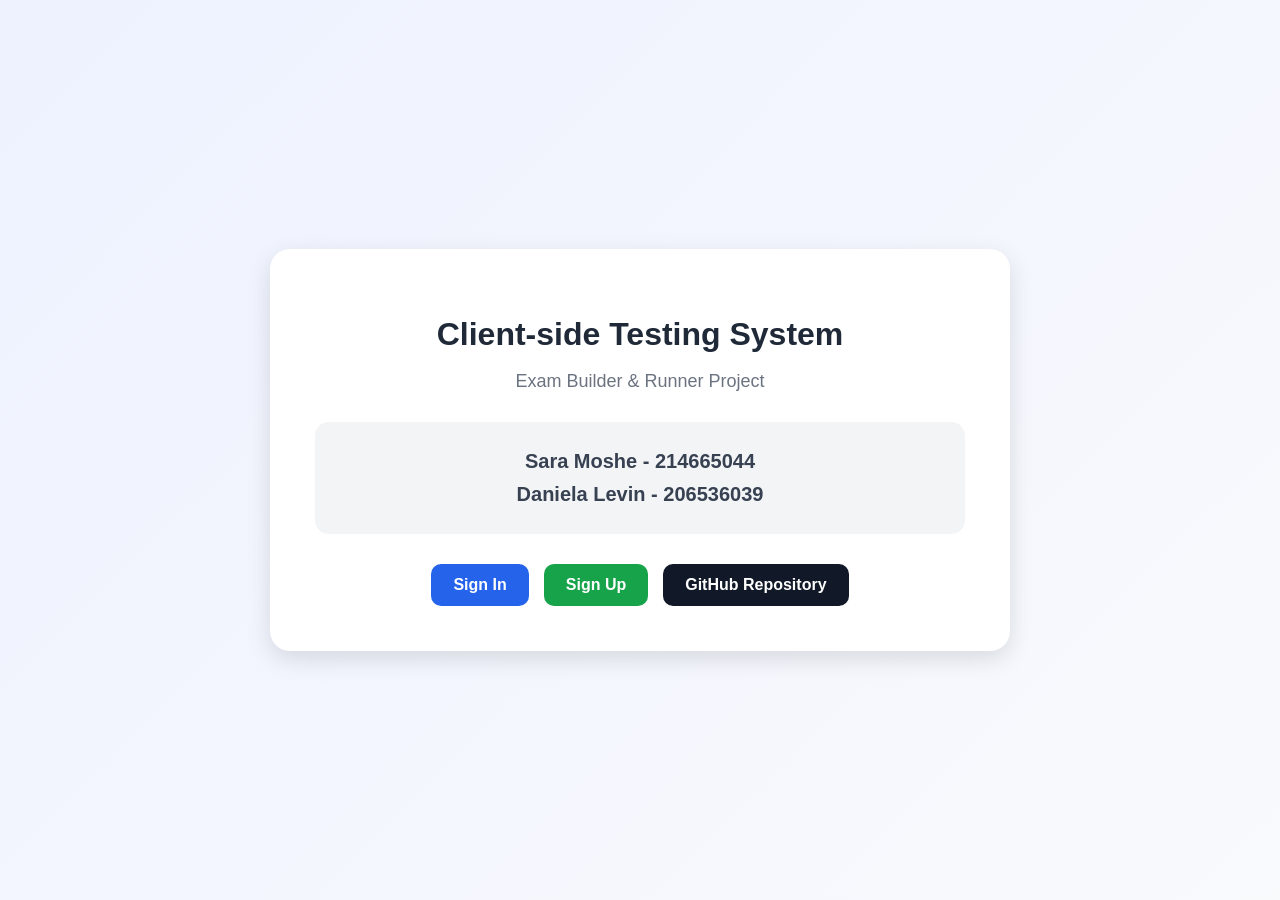
<file: mainPage.html>
<!DOCTYPE html>
<html lang="en">
<head>
  <meta charset="UTF-8">
  <meta name="viewport" content="width=device-width, initial-scale=1.0">
  <title>Client-side Testing System</title>

  <link rel="stylesheet" href="css/mainPage.css">
</head>

<body>

  <div class="container">
    <h1>Client-side Testing System</h1>

    <p class="subtitle">Exam Builder & Runner Project</p>

    <div class="students">
      <h2>Sara Moshe - 214665044</h2>
      <h2>Daniela Levin - 206536039</h2>
    </div>

    <div class="links">
      <a class="login" href="pageSignIn.html">Sign In</a>
      <a class="register" href="pageSignUp.html">Sign Up</a>
      <a
        class="github"
        href="https://github.com/saramosh68-web/QuizProj"
        target="_blank">
        GitHub Repository
      </a>
    </div>
  </div>

</body>
</html>
</file>
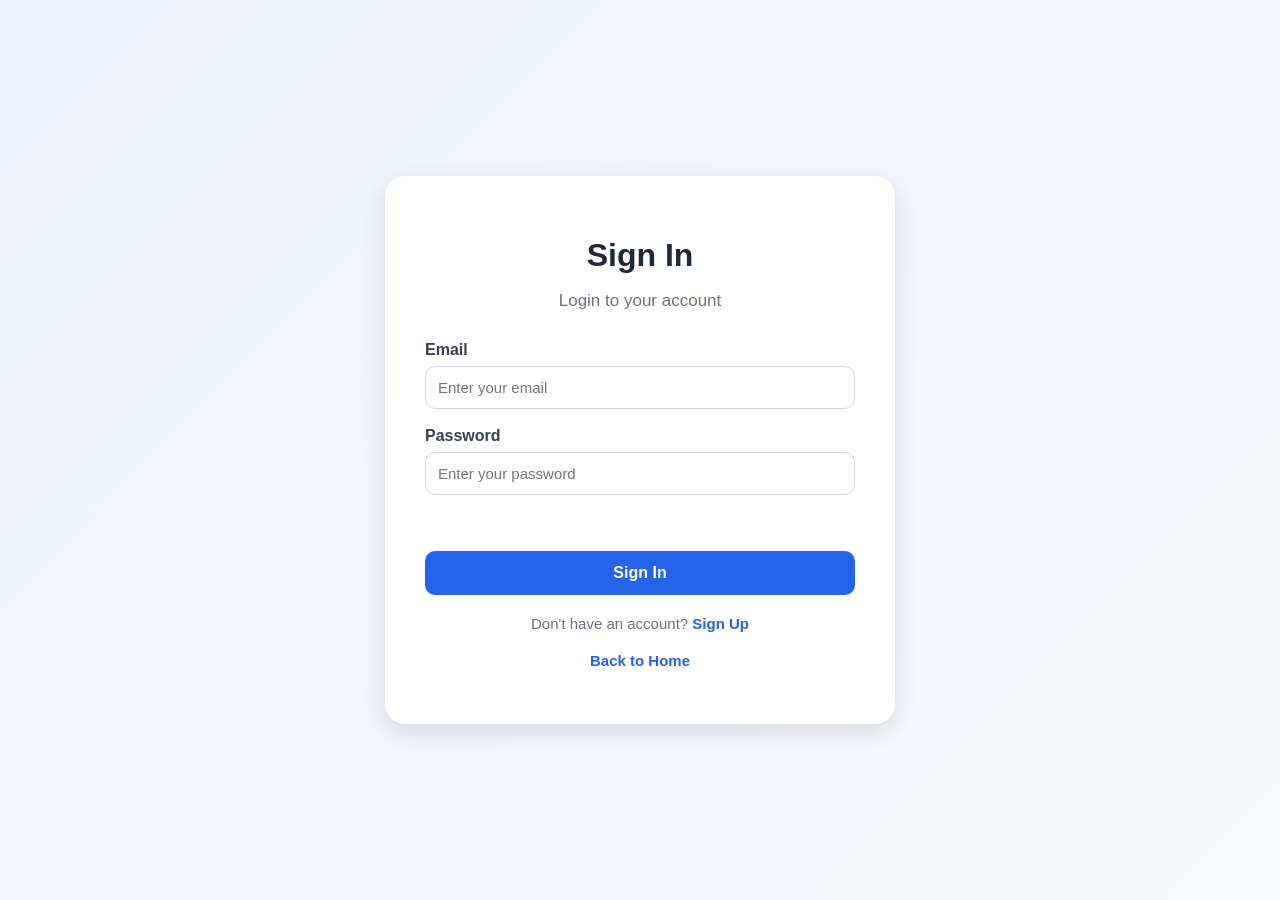
<file: pageSignIn.html>
<!DOCTYPE html>
<html lang="en">

<head>
    <meta charset="UTF-8">
    <meta name="viewport" content="width=device-width, initial-scale=1.0">
    <title>Sign In</title>

    <link rel="stylesheet" href="css/SignIn.css">
</head>

<body>

    <div class="auth-container">

        <div class="auth-card">

            <h1>Sign In</h1>

            <p class="auth-subtitle">
                Login to your account
            </p>

            <form id="signin-form" class="auth-form">

                <div class="form-group">
                    <label for="signin-email">Email</label>
                    <input 
                        type="email" 
                        id="signin-email" 
                        placeholder="Enter your email" 
                        required>
                </div>

                <div class="form-group">
                    <label for="signin-password">Password</label>
                    <input 
                        type="password" 
                        id="signin-password" 
                        placeholder="Enter your password" 
                        required>
                </div>

                <p id="signin-message" class="message"></p>

                <button type="submit" class="auth-button login-button">
                    Sign In
                </button>

            </form>

            <p class="auth-link">
                Don't have an account?
                <a href="pageSignUp.html">Sign Up</a>
            </p>

            <p class="auth-link">
                <a href="mainPage.html">Back to Home</a>
            </p>

        </div>

    </div>

    <script type="module" src="js/signIn.js"></script>
</body>

</html>
</file>
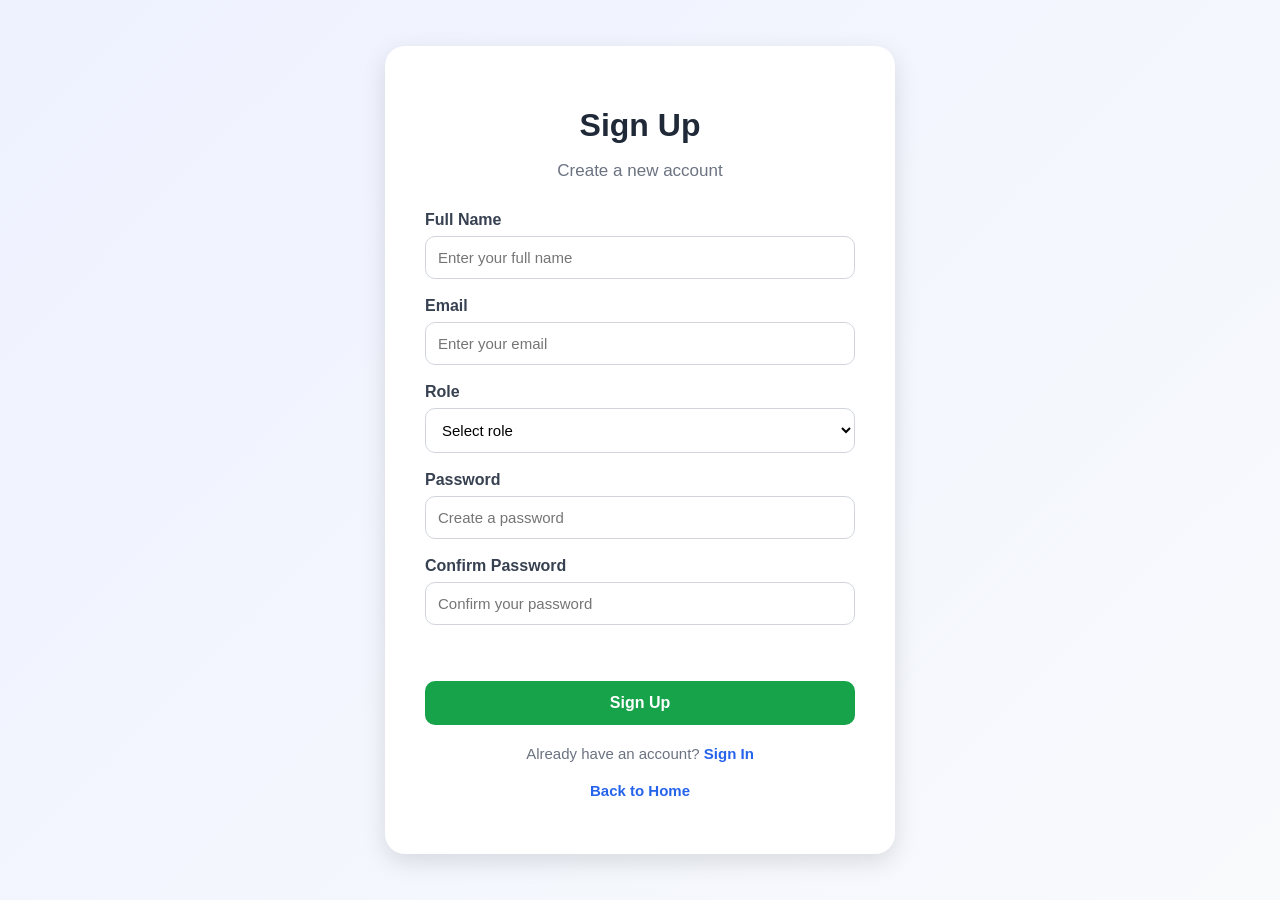
<file: pageSignUp.html>
<!DOCTYPE html>
<html lang="en">

<head>
  <meta charset="UTF-8">
  <meta name="viewport" content="width=device-width, initial-scale=1.0">
  <title>Sign Up</title>

  <link rel="stylesheet" href="css/pageSignUp.css">
</head>

<body>

  <div class="auth-container">

    <div class="auth-card">

      <h1>Sign Up</h1>

      <p class="auth-subtitle">
        Create a new account
      </p>

      <form id="signup-form" class="auth-form">

        <div class="form-group">
          <label for="signup-name">Full Name</label>
          <input
            type="text"
            id="signup-name"
            placeholder="Enter your full name"
            required>
        </div>

        <div class="form-group">
          <label for="signup-email">Email</label>
          <input
            type="email"
            id="signup-email"
            placeholder="Enter your email"
            required>
        </div>

        <div class="form-group">
          <label for="signup-role">Role</label>
          <select id="signup-role" required>
            <option value="">Select role</option>
            <option value="student">Student</option>
            <option value="teacher">Teacher</option>
          </select>
        </div>

        <div class="form-group">
          <label for="signup-password">Password</label>
          <input
            type="password"
            id="signup-password"
            placeholder="Create a password"
            required>
        </div>

        <div class="form-group">
          <label for="signup-confirm-password">Confirm Password</label>
          <input
            type="password"
            id="signup-confirm-password"
            placeholder="Confirm your password"
            required>
        </div>

        <p id="signup-message" class="message"></p>

        <button type="submit" class="auth-button register-button">
          Sign Up
        </button>

      </form>

      <p class="auth-link">
        Already have an account?
        <a href="pageSignIn.html">Sign In</a>
      </p>

      <p class="auth-link">
        <a href="mainPage.html">Back to Home</a>
      </p>

    </div>

  </div>

  <script type="module" src="js/signUp.js"></script>
</body>

</html>
</file>
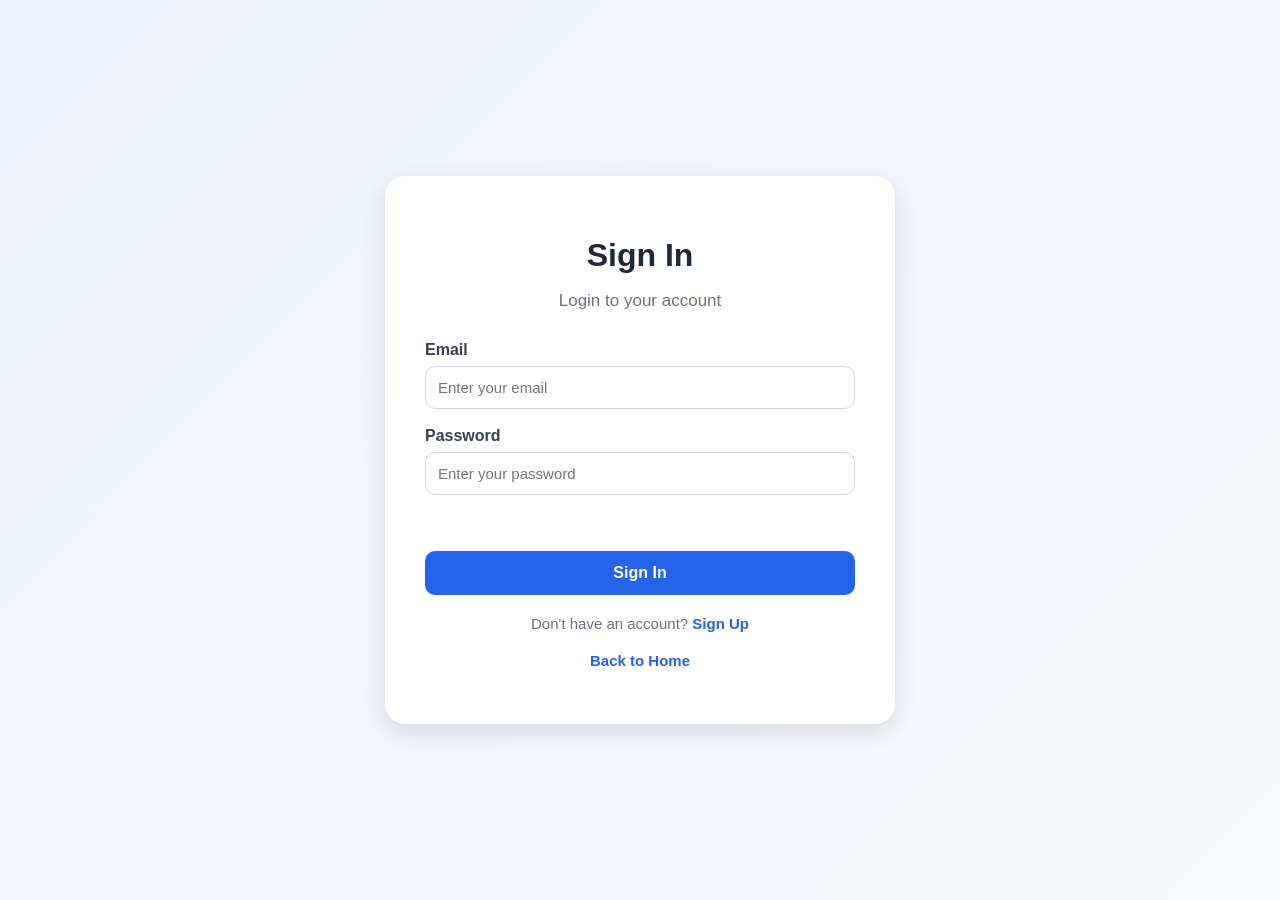
<file: student.html>
<!DOCTYPE html>
<html lang="en">

<head>
    <meta charset="UTF-8">
    <meta name="viewport" content="width=device-width, initial-scale=1.0">
    <title>Student Dashboard</title>

    <link rel="stylesheet" href="css/student.css">
</head>

<body>

    <div class="dashboard-container">

        <header class="dashboard-header">
            <h1>Student Dashboard</h1>

            <p id="student-name">
                Welcome, Student
            </p>

            <button id="logout-btn" class="logout-button">
                Logout
            </button>
        </header>

        <main class="dashboard-card">

            <h2>My Exams</h2>

            <p class="dashboard-subtitle">
                Search for exams, view exams you already completed, and see your grades.
            </p>

            <div class="dashboard-actions">
                <a href="searchExam.html" class="dashboard-button primary">
                    Search Exam
                </a>
            </div>

            <section class="summary-section">
                <div class="summary-card">
                    <h3>Completed Exams</h3>
                    <p id="completed-count">0</p>
                </div>

                <div class="summary-card">
                    <h3>Average Grade</h3>
                    <p id="average-grade">0%</p>
                </div>
            </section>

            <section class="student-results-section">
                <h2>Previous Results</h2>

                <div id="student-results-list"></div>
            </section>

        </main>

    </div>

    <script type="module" src="js/student.js"></script>
</body>

</html>
</file>
<file: css/mainPage.css>
body {
  margin: 0;
  min-height: 100vh;
  font-family: Arial, sans-serif;
  background: linear-gradient(135deg, #eef2ff, #f8fafc);
  display: flex;
  justify-content: center;
  align-items: center;
}

.container {
  background-color: white;
  width: 90%;
  max-width: 650px;
  padding: 45px;
  border-radius: 20px;
  text-align: center;
  box-shadow: 0 8px 25px rgba(0, 0, 0, 0.12);
}

h1 {
  color: #1f2937;
  margin-bottom: 15px;
  font-size: 32px;
}

.subtitle {
  color: #6b7280;
  font-size: 18px;
  margin-bottom: 30px;
}

.students {
  background-color: #f3f4f6;
  padding: 18px;
  border-radius: 14px;
  margin-bottom: 30px;
}

.students h2 {
  font-size: 20px;
  color: #374151;
  margin: 10px 0;
}

.links {
  display: flex;
  justify-content: center;
  gap: 15px;
  flex-wrap: wrap;
}

.links a {
  text-decoration: none;
  padding: 12px 22px;
  border-radius: 10px;
  font-weight: bold;
  transition: 0.3s;
  color: white;
}

.login {
  background-color: #2563eb;
}

.register {
  background-color: #16a34a;
}

.github {
  background-color: #111827;
}

.links a:hover {
  transform: translateY(-3px);
  opacity: 0.9;
}
</file>
<file: css/SignIn.css>
body {
  margin: 0;
  min-height: 100vh;
  font-family: Arial, sans-serif;
  background: linear-gradient(135deg, #eef2ff, #f8fafc);
}

.auth-container {
  min-height: 100vh;
  display: flex;
  justify-content: center;
  align-items: center;
}

.auth-card {
  width: 90%;
  max-width: 430px;
  background-color: white;
  padding: 40px;
  border-radius: 20px;
  text-align: center;
  box-shadow: 0 8px 25px rgba(0, 0, 0, 0.12);
}

.auth-card h1 {
  color: #1f2937;
  margin-bottom: 10px;
  font-size: 32px;
}

.auth-subtitle {
  color: #6b7280;
  margin-bottom: 30px;
  font-size: 17px;
}

.auth-form {
  text-align: left;
}

.form-group {
  margin-bottom: 18px;
}

.form-group label {
  display: block;
  margin-bottom: 7px;
  color: #374151;
  font-weight: bold;
}

.form-group input {
  width: 100%;
  padding: 12px;
  border: 1px solid #d1d5db;
  border-radius: 10px;
  font-size: 15px;
  box-sizing: border-box;
}

.form-group input:focus {
  outline: none;
  border-color: #2563eb;
}

.auth-button {
  width: 100%;
  padding: 13px;
  border: none;
  border-radius: 10px;
  background-color: #2563eb;
  color: white;
  font-size: 16px;
  font-weight: bold;
  cursor: pointer;
  transition: 0.3s;
  margin-top: 8px;
}

.auth-button:hover {
  opacity: 0.9;
  transform: translateY(-2px);
}

.auth-link {
  margin-top: 20px;
  color: #6b7280;
  font-size: 15px;
}

.auth-link a {
  color: #2563eb;
  text-decoration: none;
  font-weight: bold;
}

.auth-link a:hover {
  text-decoration: underline;
}
.message {
  min-height: 20px;
  margin: 10px 0;
  font-size: 14px;
  font-weight: bold;
  text-align: center;
}

.message.success {
  color: #16a34a;
}

.message.error {
  color: #dc2626;
}
</file>
<file: css/pageSignUp.css>
body {
  margin: 0;
  min-height: 100vh;
  font-family: Arial, sans-serif;
  background: linear-gradient(135deg, #eef2ff, #f8fafc);
}

.auth-container {
  min-height: 100vh;
  display: flex;
  justify-content: center;
  align-items: center;
}

.auth-card {
  width: 90%;
  max-width: 430px;
  background-color: white;
  padding: 40px;
  border-radius: 20px;
  text-align: center;
  box-shadow: 0 8px 25px rgba(0, 0, 0, 0.12);
}

.auth-card h1 {
  color: #1f2937;
  margin-bottom: 10px;
  font-size: 32px;
}

.auth-subtitle {
  color: #6b7280;
  margin-bottom: 30px;
  font-size: 17px;
}

.auth-form {
  text-align: left;
}

.form-group {
  margin-bottom: 18px;
}

.form-group label {
  display: block;
  margin-bottom: 7px;
  color: #374151;
  font-weight: bold;
}

.form-group input {
  width: 100%;
  padding: 12px;
  border: 1px solid #d1d5db;
  border-radius: 10px;
  font-size: 15px;
  box-sizing: border-box;
}

.form-group input:focus {
  outline: none;
  border-color: #16a34a;
}

.auth-button {
  width: 100%;
  padding: 13px;
  border: none;
  border-radius: 10px;
  background-color: #16a34a;
  color: white;
  font-size: 16px;
  font-weight: bold;
  cursor: pointer;
  transition: 0.3s;
  margin-top: 8px;
}

.auth-button:hover {
  opacity: 0.9;
  transform: translateY(-2px);
}

.auth-link {
  margin-top: 20px;
  color: #6b7280;
  font-size: 15px;
}

.auth-link a {
  color: #2563eb;
  text-decoration: none;
  font-weight: bold;
}

.auth-link a:hover {
  text-decoration: underline;
}
.form-group select {
  width: 100%;
  padding: 12px;
  border: 1px solid #d1d5db;
  border-radius: 10px;
  font-size: 15px;
  box-sizing: border-box;
  background-color: white;
}

.form-group select:focus {
  outline: none;
  border-color: #16a34a;
}
.message {
  min-height: 20px;
  margin: 10px 0;
  font-size: 14px;
  font-weight: bold;
  text-align: center;
}

.message.success {
  color: #16a34a;
}

.message.error {
  color: #dc2626;
}
</file>
<file: css/student.css>
body {
    margin: 0;
    min-height: 100vh;
    font-family: Arial, sans-serif;
    background: linear-gradient(135deg, #eef2ff, #f8fafc);
}

.dashboard-container {
    width: 90%;
    max-width: 1000px;
    margin: 0 auto;
    padding: 40px 0;
}

.dashboard-header {
    background-color: white;
    padding: 25px 30px;
    border-radius: 18px;
    box-shadow: 0 8px 25px rgba(0, 0, 0, 0.12);
    margin-bottom: 25px;
    position: relative;
}

.dashboard-header h1 {
    margin: 0 0 10px;
    color: #1f2937;
}

.dashboard-header p {
    margin: 0;
    color: #6b7280;
    font-size: 17px;
}

.logout-button {
    position: absolute;
    right: 30px;
    top: 30px;
    border: none;
    background-color: #dc2626;
    color: white;
    padding: 10px 18px;
    border-radius: 10px;
    cursor: pointer;
    font-weight: bold;
}

.dashboard-card {
    background-color: white;
    padding: 35px;
    border-radius: 18px;
    box-shadow: 0 8px 25px rgba(0, 0, 0, 0.12);
}

.dashboard-card h2 {
    color: #1f2937;
    margin-top: 0;
}

.dashboard-subtitle {
    color: #6b7280;
    margin-bottom: 25px;
}

.dashboard-actions {
    margin-bottom: 30px;
}

.dashboard-button {
    display: inline-block;
    text-decoration: none;
    padding: 14px 22px;
    border-radius: 12px;
    font-weight: bold;
    color: white;
    transition: 0.3s;
}

.dashboard-button:hover {
    opacity: 0.9;
    transform: translateY(-2px);
}

.primary {
    background-color: #2563eb;
}

.summary-section {
    display: flex;
    gap: 20px;
    flex-wrap: wrap;
    margin-bottom: 35px;
}

.summary-card {
    flex: 1;
    min-width: 220px;
    background-color: #f3f4f6;
    padding: 22px;
    border-radius: 14px;
    text-align: center;
}

.summary-card h3 {
    margin-top: 0;
    color: #374151;
}

.summary-card p {
    font-size: 28px;
    font-weight: bold;
    color: #2563eb;
    margin-bottom: 0;
}

.student-results-section {
    margin-top: 20px;
}

.result-card {
    background-color: #f9fafb;
    border: 1px solid #d1d5db;
    border-radius: 14px;
    padding: 18px;
    margin-bottom: 15px;
}

.result-card h3 {
    margin-top: 0;
    color: #1f2937;
}

.result-card p {
    color: #4b5563;
    margin: 8px 0;
}

.empty-message {
    color: #6b7280;
    background-color: #f3f4f6;
    padding: 15px;
    border-radius: 10px;
}
</file>
